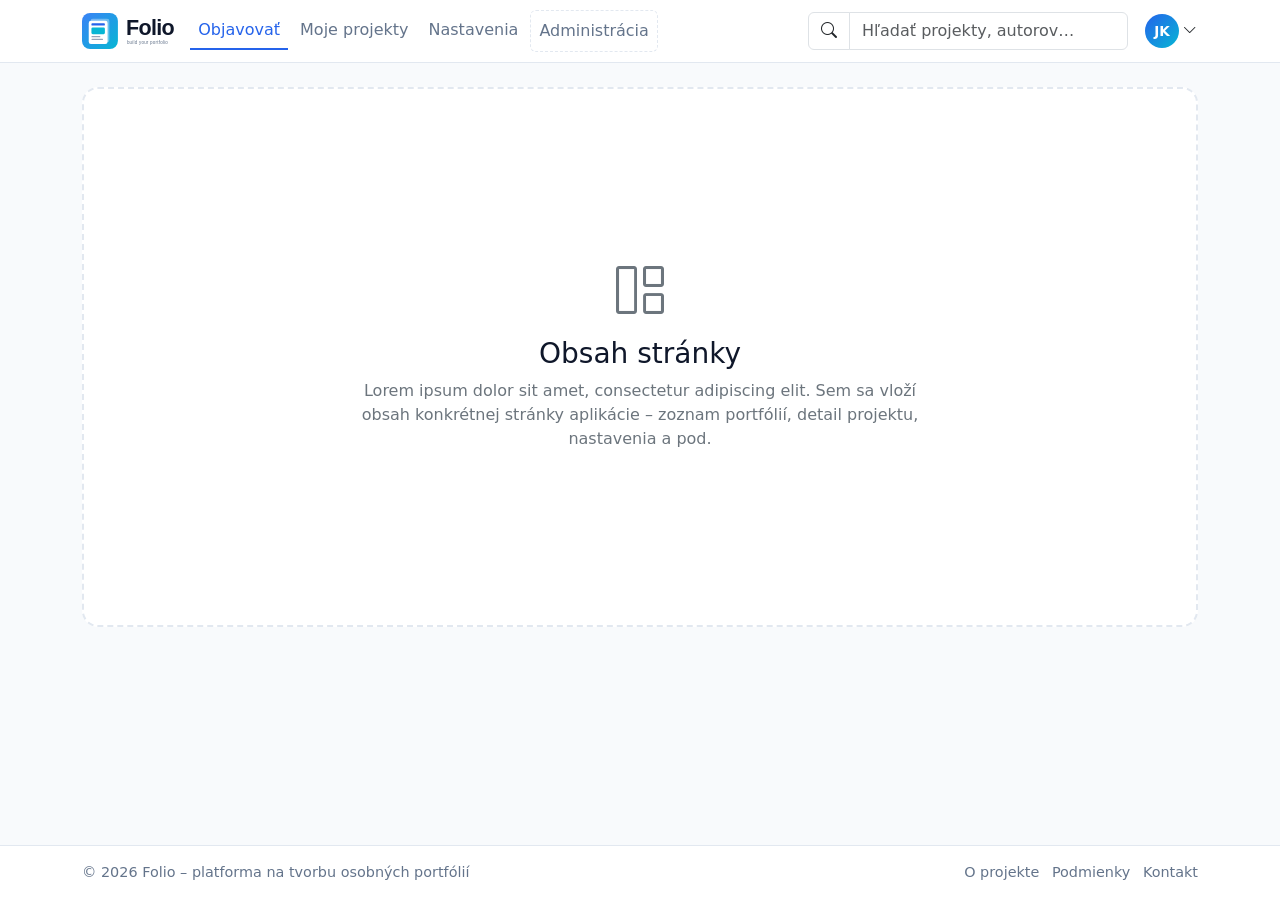
<file: html/index.html>
<!DOCTYPE html>
<html lang="sk">

<head>
  <meta charset="UTF-8">
  <meta name="viewport" content="width=device-width, initial-scale=1">
  <title>Folio – Objavovať</title>
  <link rel="icon" href="imgs/favicon.svg" type="image/svg+xml">
  <link rel="stylesheet" href="https://cdn.jsdelivr.net/npm/bootstrap@5.3.3/dist/css/bootstrap.min.css">
  <link rel="stylesheet" href="https://cdn.jsdelivr.net/npm/bootstrap-icons@1.11.3/font/bootstrap-icons.min.css">
  <link rel="stylesheet" href="css/style.css">
</head>

<body>

  <!-- ===== Hlavička s logom, navigáciou, vyhľadávaním a používateľským menu ===== -->
  <header class="site-header">
    <nav class="navbar navbar-expand-lg container-xl py-2" aria-label="Hlavná navigácia">
      <a class="navbar-brand d-flex align-items-center" href="index.html">
        <img src="imgs/folio-logo.svg" alt="Folio">
      </a>

      <!-- Na mobile: avatar ostáva viditeľný vedľa hamburgera -->
      <div class="d-flex align-items-center gap-2 order-lg-last ms-auto ms-lg-3">
        <div class="dropdown">
          <button class="btn btn-link p-0 d-flex align-items-center gap-1 text-decoration-none text-body" type="button"
            data-bs-toggle="dropdown" aria-expanded="false" aria-label="Používateľské menu">
            <span class="avatar">JK</span>
            <i class="bi bi-chevron-down small"></i>
          </button>
          <ul class="dropdown-menu dropdown-menu-end">
            <li><span class="dropdown-item-text small text-secondary">Prihlásený: <strong>jana_k</strong></span></li>
            <li>
              <hr class="dropdown-divider">
            </li>
            <li><a class="dropdown-item" href="#"><i class="bi bi-person me-2"></i>Profil</a></li>
            <li><a class="dropdown-item" href="#"><i class="bi bi-box-arrow-right me-2"></i>Odhlásiť sa</a></li>
          </ul>
        </div>
        <button class="navbar-toggler" type="button" data-bs-toggle="collapse" data-bs-target="#mainNav"
          aria-controls="mainNav" aria-expanded="false" aria-label="Zobraziť menu">
          <span class="navbar-toggler-icon"></span>
        </button>
      </div>

      <div class="collapse navbar-collapse" id="mainNav">
        <ul class="navbar-nav me-auto mt-2 mt-lg-0 gap-lg-1">
          <li class="nav-item"><a class="nav-link active" aria-current="page" href="index.html">Objavovať</a></li>
          <li class="nav-item"><a class="nav-link" href="editor.html">Moje projekty</a></li>
          <li class="nav-item"><a class="nav-link" href="#">Nastavenia</a></li>
          <li class="nav-item"><a class="nav-link nav-admin" href="#">Administrácia</a></li>
        </ul>
        <form class="header-search flex-grow-1 my-2 my-lg-0" role="search">
          <div class="input-group">
            <span class="input-group-text bg-white"><i class="bi bi-search"></i></span>
            <input class="form-control" type="search" placeholder="Hľadať projekty, autorov…" aria-label="Hľadať">
          </div>
        </form>
      </div>
    </nav>
  </header>

  <!-- ===== Hlavný obsah – zástupný obsah ===== -->
  <main class="container-xl py-4">
    <section class="content-placeholder" aria-label="Obsah stránky">
      <div>
        <i class="bi bi-grid-1x2 display-5 text-secondary"></i>
        <h1 class="h3 mt-3">Obsah stránky</h1>
        <p class="text-secondary mb-0 mx-auto" style="max-width: 36rem">
          Lorem ipsum dolor sit amet, consectetur adipiscing elit. Sem sa vloží obsah
          konkrétnej stránky aplikácie – zoznam portfólií, detail projektu, nastavenia a pod.
        </p>
      </div>
    </section>
  </main>

  <!-- ===== Pätička ===== -->
  <footer class="site-footer py-3 mt-auto">
    <div class="container-xl d-flex flex-column flex-sm-row justify-content-between align-items-center gap-2">
      <span>&copy; 2026 Folio – platforma na tvorbu osobných portfólií</span>
      <nav aria-label="Pätička">
        <ul class="list-inline mb-0">
          <li class="list-inline-item"><a href="#">O projekte</a></li>
          <li class="list-inline-item"><a href="#">Podmienky</a></li>
          <li class="list-inline-item"><a href="#">Kontakt</a></li>
        </ul>
      </nav>
    </div>
  </footer>

  <script src="https://cdn.jsdelivr.net/npm/bootstrap@5.3.3/dist/js/bootstrap.bundle.min.js"></script>
</body>

</html>
</file>
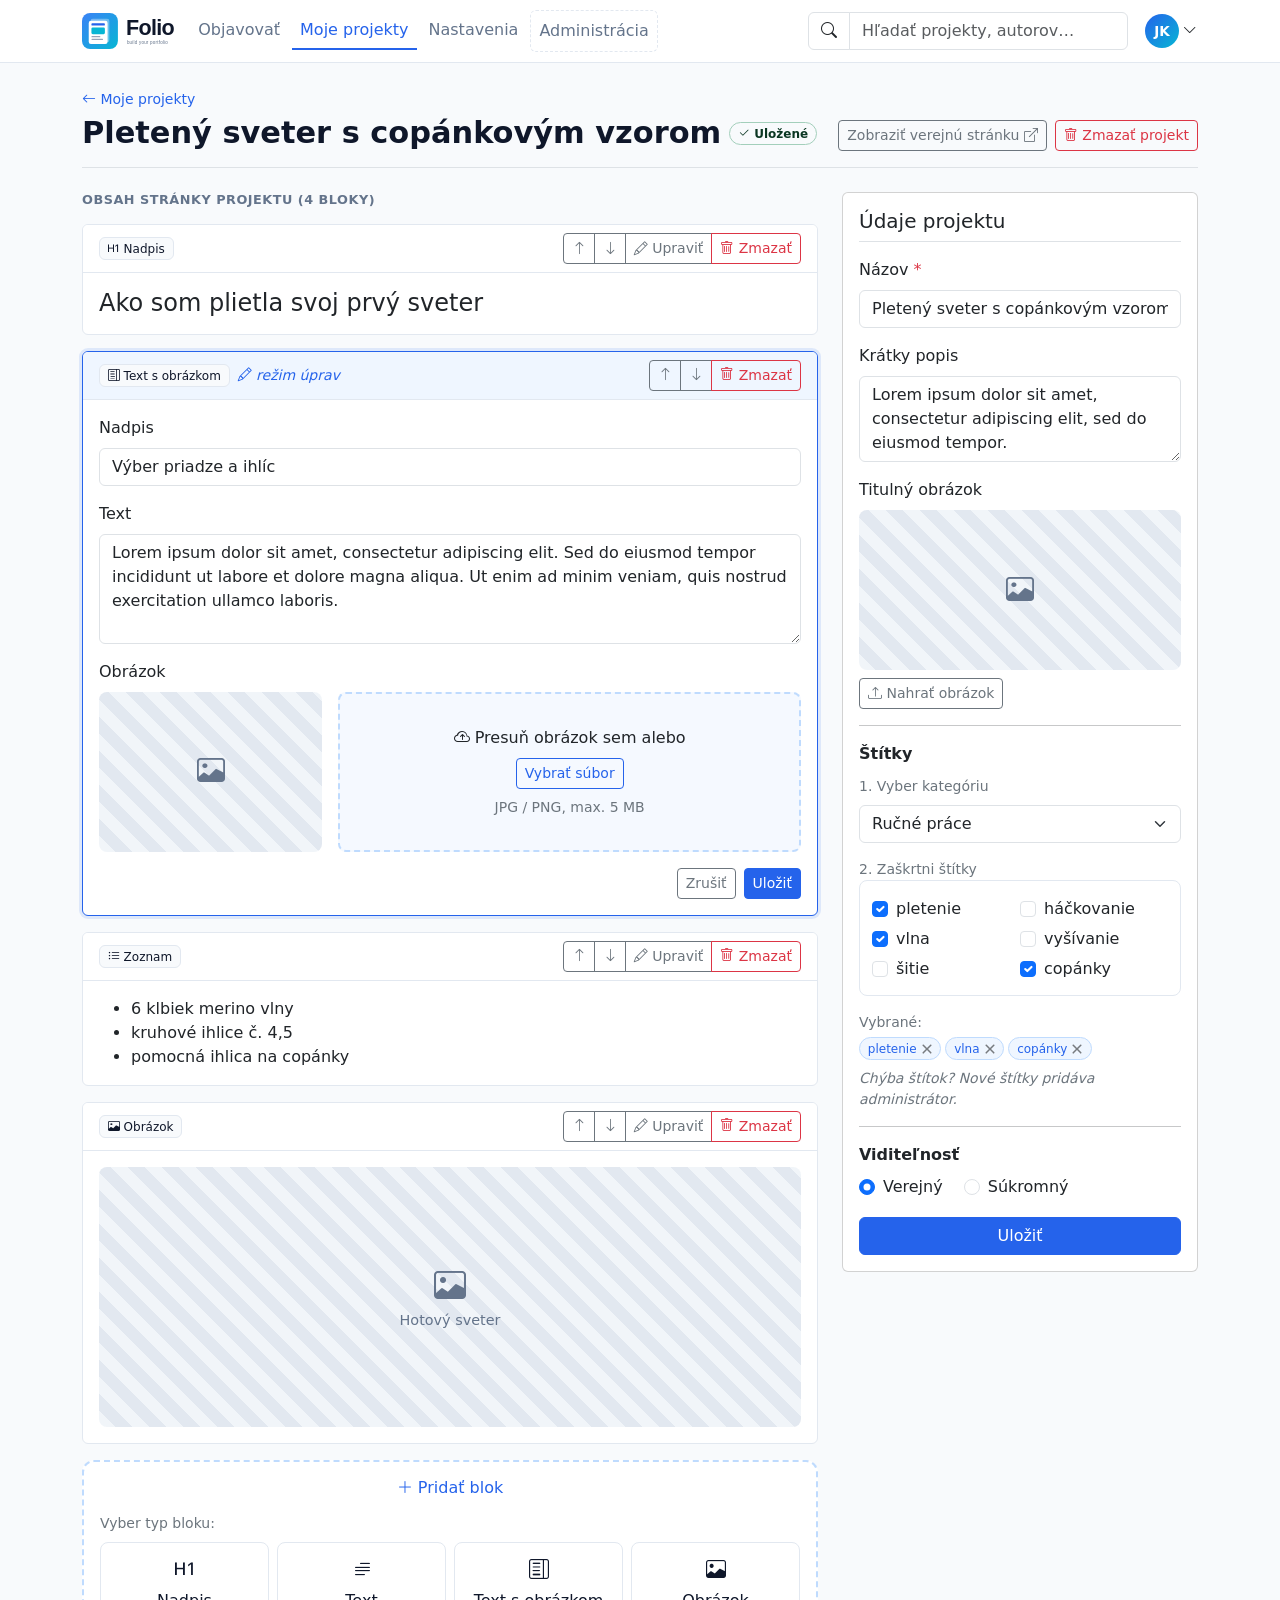
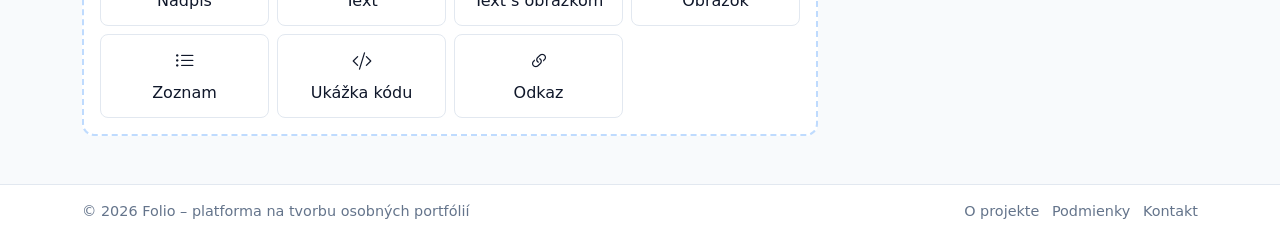
<file: html/editor.html>
<!DOCTYPE html>
<html lang="sk">

<head>
  <meta charset="UTF-8">
  <meta name="viewport" content="width=device-width, initial-scale=1">
  <title>Folio – Editor projektu</title>
  <link rel="icon" href="imgs/favicon.svg" type="image/svg+xml">
  <link rel="stylesheet" href="https://cdn.jsdelivr.net/npm/bootstrap@5.3.3/dist/css/bootstrap.min.css">
  <link rel="stylesheet" href="https://cdn.jsdelivr.net/npm/bootstrap-icons@1.11.3/font/bootstrap-icons.min.css">
  <link rel="stylesheet" href="css/style.css">
</head>

<body>

  <!-- ===== Hlavička (rovnaká ako v index.html) ===== -->
  <header class="site-header">
    <nav class="navbar navbar-expand-lg container-xl py-2" aria-label="Hlavná navigácia">
      <a class="navbar-brand d-flex align-items-center" href="index.html">
        <img src="imgs/folio-logo.svg" alt="Folio">
      </a>

      <div class="d-flex align-items-center gap-2 order-lg-last ms-auto ms-lg-3">
        <div class="dropdown">
          <button class="btn btn-link p-0 d-flex align-items-center gap-1 text-decoration-none text-body" type="button"
            data-bs-toggle="dropdown" aria-expanded="false" aria-label="Používateľské menu">
            <span class="avatar">JK</span>
            <i class="bi bi-chevron-down small"></i>
          </button>
          <ul class="dropdown-menu dropdown-menu-end">
            <li><span class="dropdown-item-text small text-secondary">Prihlásený: <strong>jana_k</strong></span></li>
            <li>
              <hr class="dropdown-divider">
            </li>
            <li><a class="dropdown-item" href="#"><i class="bi bi-person me-2"></i>Profil</a></li>
            <li><a class="dropdown-item" href="#"><i class="bi bi-box-arrow-right me-2"></i>Odhlásiť sa</a></li>
          </ul>
        </div>
        <button class="navbar-toggler" type="button" data-bs-toggle="collapse" data-bs-target="#mainNav"
          aria-controls="mainNav" aria-expanded="false" aria-label="Zobraziť menu">
          <span class="navbar-toggler-icon"></span>
        </button>
      </div>

      <div class="collapse navbar-collapse" id="mainNav">
        <ul class="navbar-nav me-auto mt-2 mt-lg-0 gap-lg-1">
          <li class="nav-item"><a class="nav-link" href="index.html">Objavovať</a></li>
          <li class="nav-item"><a class="nav-link active" aria-current="page" href="editor.html">Moje projekty</a></li>
          <li class="nav-item"><a class="nav-link" href="#">Nastavenia</a></li>
          <li class="nav-item"><a class="nav-link nav-admin" href="#">Administrácia</a></li>
        </ul>
        <form class="header-search flex-grow-1 my-2 my-lg-0" role="search">
          <div class="input-group">
            <span class="input-group-text bg-white"><i class="bi bi-search"></i></span>
            <input class="form-control" type="search" placeholder="Hľadať projekty, autorov…" aria-label="Hľadať">
          </div>
        </form>
      </div>
    </nav>
  </header>

  <main class="container-xl py-4">

    <!-- ===== Záhlavie stránky projektu ===== -->
    <section
      class="d-flex flex-column flex-md-row justify-content-between align-items-md-end gap-3 mb-4 pb-3 border-bottom">
      <div>
        <a href="#" class="small text-decoration-none"><i class="bi bi-arrow-left"></i> Moje projekty</a>
        <div class="d-flex flex-wrap align-items-center gap-2 mt-1">
          <h1 class="page-title mb-0">Pletený sveter s copánkovým vzorom</h1>
          <span class="badge rounded-pill text-bg-success-subtle border border-success-subtle text-success-emphasis">
            <i class="bi bi-check2"></i> Uložené
          </span>
        </div>
      </div>
      <div class="d-flex flex-wrap gap-2">
        <a href="#" class="btn btn-outline-secondary btn-sm">Zobraziť verejnú stránku <i
            class="bi bi-box-arrow-up-right"></i></a>
        <button type="button" class="btn btn-outline-danger btn-sm"><i class="bi bi-trash"></i> Zmazať projekt</button>
      </div>
    </section>

    <div class="row g-4">

      <!-- ===== Ľavý stĺpec: bloky obsahu ===== -->
      <section class="col-lg-8" aria-labelledby="blocksTitle">
        <h2 id="blocksTitle" class="section-label mb-3">Obsah stránky projektu (4 bloky)</h2>

        <!-- Blok: Nadpis -->
        <article class="card block-card mb-3">
          <div class="card-header d-flex flex-wrap justify-content-between align-items-center">
            <span class="badge block-type"><i class="bi bi-type-h1"></i> Nadpis</span>
            <div class="btn-group btn-group-sm" role="group" aria-label="Akcie bloku">
              <button type="button" class="btn btn-outline-secondary" aria-label="Posunúť hore"><i
                  class="bi bi-arrow-up"></i></button>
              <button type="button" class="btn btn-outline-secondary" aria-label="Posunúť dole"><i
                  class="bi bi-arrow-down"></i></button>
              <button type="button" class="btn btn-outline-secondary"><i class="bi bi-pencil"></i><span
                  class="d-none d-sm-inline"> Upraviť</span></button>
              <button type="button" class="btn btn-outline-danger"><i class="bi bi-trash"></i><span
                  class="d-none d-sm-inline"> Zmazať</span></button>
            </div>
          </div>
          <div class="card-body">
            <h3 class="h4 mb-0">Ako som plietla svoj prvý sveter</h3>
          </div>
        </article>

        <!-- Blok: Text s obrázkom – v režime úprav -->
        <article class="card block-card is-editing mb-3">
          <div class="card-header d-flex flex-wrap justify-content-between align-items-center">
            <div class="d-flex align-items-center gap-2">
              <span class="badge block-type"><i class="bi bi-layout-text-sidebar"></i> Text s obrázkom</span>
              <span class="small text-primary fst-italic"><i class="bi bi-pencil"></i> režim úprav</span>
            </div>
            <div class="btn-group btn-group-sm" role="group" aria-label="Akcie bloku">
              <button type="button" class="btn btn-outline-secondary" aria-label="Posunúť hore"><i
                  class="bi bi-arrow-up"></i></button>
              <button type="button" class="btn btn-outline-secondary" aria-label="Posunúť dole"><i
                  class="bi bi-arrow-down"></i></button>
              <button type="button" class="btn btn-outline-danger"><i class="bi bi-trash"></i><span
                  class="d-none d-sm-inline"> Zmazať</span></button>
            </div>
          </div>
          <div class="card-body">
            <form>
              <div class="mb-3">
                <label for="b2Title" class="form-label">Nadpis</label>
                <input id="b2Title" type="text" class="form-control" value="Výber priadze a ihlíc">
              </div>
              <div class="mb-3">
                <label for="b2Text" class="form-label">Text</label>
                <textarea id="b2Text" class="form-control"
                  rows="4">Lorem ipsum dolor sit amet, consectetur adipiscing elit. Sed do eiusmod tempor incididunt ut labore et dolore magna aliqua. Ut enim ad minim veniam, quis nostrud exercitation ullamco laboris.</textarea>
              </div>
              <label class="form-label">Obrázok</label>
              <div class="row g-3 mb-3">
                <div class="col-sm-4">
                  <div class="img-placeholder h-100"><i class="bi bi-image fs-3"></i></div>
                </div>
                <div class="col-sm-8">
                  <div class="dropzone">
                    <span><i class="bi bi-cloud-arrow-up"></i> Presuň obrázok sem alebo</span>
                    <label class="btn btn-sm btn-outline-primary mb-0">
                      Vybrať súbor <input type="file" accept="image/png, image/jpeg" hidden>
                    </label>
                    <span class="small text-secondary">JPG / PNG, max. 5 MB</span>
                  </div>
                </div>
              </div>
              <div class="d-flex justify-content-end gap-2">
                <button type="button" class="btn btn-outline-secondary btn-sm">Zrušiť</button>
                <button type="submit" class="btn btn-primary btn-sm">Uložiť</button>
              </div>
            </form>
          </div>
        </article>

        <!-- Blok: Zoznam -->
        <article class="card block-card mb-3">
          <div class="card-header d-flex flex-wrap justify-content-between align-items-center">
            <span class="badge block-type"><i class="bi bi-list-ul"></i> Zoznam</span>
            <div class="btn-group btn-group-sm" role="group" aria-label="Akcie bloku">
              <button type="button" class="btn btn-outline-secondary" aria-label="Posunúť hore"><i
                  class="bi bi-arrow-up"></i></button>
              <button type="button" class="btn btn-outline-secondary" aria-label="Posunúť dole"><i
                  class="bi bi-arrow-down"></i></button>
              <button type="button" class="btn btn-outline-secondary"><i class="bi bi-pencil"></i><span
                  class="d-none d-sm-inline"> Upraviť</span></button>
              <button type="button" class="btn btn-outline-danger"><i class="bi bi-trash"></i><span
                  class="d-none d-sm-inline"> Zmazať</span></button>
            </div>
          </div>
          <div class="card-body">
            <ul class="mb-0">
              <li>6 klbiek merino vlny</li>
              <li>kruhové ihlice č. 4,5</li>
              <li>pomocná ihlica na copánky</li>
            </ul>
          </div>
        </article>

        <!-- Blok: Obrázok -->
        <article class="card block-card mb-3">
          <div class="card-header d-flex flex-wrap justify-content-between align-items-center">
            <span class="badge block-type"><i class="bi bi-image"></i> Obrázok</span>
            <div class="btn-group btn-group-sm" role="group" aria-label="Akcie bloku">
              <button type="button" class="btn btn-outline-secondary" aria-label="Posunúť hore"><i
                  class="bi bi-arrow-up"></i></button>
              <button type="button" class="btn btn-outline-secondary" aria-label="Posunúť dole"><i
                  class="bi bi-arrow-down"></i></button>
              <button type="button" class="btn btn-outline-secondary"><i class="bi bi-pencil"></i><span
                  class="d-none d-sm-inline"> Upraviť</span></button>
              <button type="button" class="btn btn-outline-danger"><i class="bi bi-trash"></i><span
                  class="d-none d-sm-inline"> Zmazať</span></button>
            </div>
          </div>
          <div class="card-body">
            <div class="img-placeholder tall"><span><i class="bi bi-image fs-2 d-block text-center"></i>Hotový
                sveter</span></div>
          </div>
        </article>

        <!-- Pridanie bloku -->
        <section class="add-block p-3" aria-labelledby="addBlockTitle">
          <h3 id="addBlockTitle" class="h6 text-center text-primary mb-3"><i class="bi bi-plus-lg"></i> Pridať blok</h3>
          <p class="small text-secondary mb-2">Vyber typ bloku:</p>
          <div class="row row-cols-2 row-cols-sm-3 row-cols-md-4 g-2">
            <div class="col"><button type="button" class="block-type-btn"><i class="bi bi-type-h1"></i>Nadpis</button>
            </div>
            <div class="col"><button type="button" class="block-type-btn"><i
                  class="bi bi-text-paragraph"></i>Text</button></div>
            <div class="col"><button type="button" class="block-type-btn"><i class="bi bi-layout-text-sidebar"></i>Text
                s obrázkom</button></div>
            <div class="col"><button type="button" class="block-type-btn"><i class="bi bi-image"></i>Obrázok</button>
            </div>
            <div class="col"><button type="button" class="block-type-btn"><i class="bi bi-list-ul"></i>Zoznam</button>
            </div>
            <div class="col"><button type="button" class="block-type-btn"><i class="bi bi-code-slash"></i>Ukážka
                kódu</button></div>
            <div class="col"><button type="button" class="block-type-btn"><i class="bi bi-link-45deg"></i>Odkaz</button>
            </div>
          </div>
        </section>
      </section>

      <!-- ===== Pravý stĺpec: údaje projektu ===== -->
      <aside class="col-lg-4" aria-labelledby="projectDataTitle">
        <div class="card sticky-panel">
          <div class="card-body">
            <h2 id="projectDataTitle" class="h5 pb-2 mb-3 border-bottom">Údaje projektu</h2>
            <form>
              <div class="mb-3">
                <label for="pTitle" class="form-label">Názov <span class="text-danger">*</span></label>
                <input id="pTitle" type="text" class="form-control" value="Pletený sveter s copánkovým vzorom" required>
              </div>
              <div class="mb-3">
                <label for="pDesc" class="form-label">Krátky popis</label>
                <textarea id="pDesc" class="form-control"
                  rows="3">Lorem ipsum dolor sit amet, consectetur adipiscing elit, sed do eiusmod tempor.</textarea>
              </div>
              <div class="mb-3">
                <label class="form-label">Titulný obrázok</label>
                <div class="img-placeholder mb-2"><i class="bi bi-image fs-3"></i></div>
                <label class="btn btn-sm btn-outline-secondary mb-0">
                  <i class="bi bi-upload"></i> Nahrať obrázok <input type="file" accept="image/png, image/jpeg" hidden>
                </label>
              </div>

              <hr>

              <fieldset class="mb-3">
                <legend class="form-label fs-6 fw-semibold">Štítky</legend>
                <label for="pCategory" class="form-label small text-secondary">1. Vyber kategóriu</label>
                <select id="pCategory" class="form-select mb-3">
                  <option>Programovanie</option>
                  <option selected>Ručné práce</option>
                  <option>Výtvarné umenie</option>
                </select>

                <p class="form-label small text-secondary mb-1">2. Zaškrtni štítky</p>
                <div class="tag-box row row-cols-2 g-1 mx-0 mb-3">
                  <div class="col form-check"><input class="form-check-input" type="checkbox" id="t1" checked><label
                      class="form-check-label" for="t1">pletenie</label></div>
                  <div class="col form-check"><input class="form-check-input" type="checkbox" id="t2"><label
                      class="form-check-label" for="t2">háčkovanie</label></div>
                  <div class="col form-check"><input class="form-check-input" type="checkbox" id="t3" checked><label
                      class="form-check-label" for="t3">vlna</label></div>
                  <div class="col form-check"><input class="form-check-input" type="checkbox" id="t4"><label
                      class="form-check-label" for="t4">vyšívanie</label></div>
                  <div class="col form-check"><input class="form-check-input" type="checkbox" id="t5"><label
                      class="form-check-label" for="t5">šitie</label></div>
                  <div class="col form-check"><input class="form-check-input" type="checkbox" id="t6" checked><label
                      class="form-check-label" for="t6">copánky</label></div>
                </div>

                <p class="small text-secondary mb-1">Vybrané:</p>
                <div class="d-flex flex-wrap gap-1 mb-2">
                  <span class="badge rounded-pill tag-pill d-inline-flex align-items-center gap-1">pletenie <button
                      type="button" class="btn-close" aria-label="Odobrať"></button></span>
                  <span class="badge rounded-pill tag-pill d-inline-flex align-items-center gap-1">vlna <button
                      type="button" class="btn-close" aria-label="Odobrať"></button></span>
                  <span class="badge rounded-pill tag-pill d-inline-flex align-items-center gap-1">copánky <button
                      type="button" class="btn-close" aria-label="Odobrať"></button></span>
                </div>
                <p class="small fst-italic text-secondary mb-0">Chýba štítok? Nové štítky pridáva administrátor.</p>
              </fieldset>

              <hr>

              <fieldset class="mb-3">
                <legend class="form-label fs-6 fw-semibold">Viditeľnosť</legend>
                <div class="form-check form-check-inline">
                  <input class="form-check-input" type="radio" name="visibility" id="vPublic" checked>
                  <label class="form-check-label" for="vPublic">Verejný</label>
                </div>
                <div class="form-check form-check-inline">
                  <input class="form-check-input" type="radio" name="visibility" id="vPrivate">
                  <label class="form-check-label" for="vPrivate">Súkromný</label>
                </div>
              </fieldset>

              <button type="submit" class="btn btn-primary w-100">Uložiť</button>
            </form>
          </div>
        </div>
      </aside>
    </div>
  </main>

  <!-- ===== Pätička ===== -->
  <footer class="site-footer py-3 mt-4">
    <div class="container-xl d-flex flex-column flex-sm-row justify-content-between align-items-center gap-2">
      <span>&copy; 2026 Folio – platforma na tvorbu osobných portfólií</span>
      <nav aria-label="Pätička">
        <ul class="list-inline mb-0">
          <li class="list-inline-item"><a href="#">O projekte</a></li>
          <li class="list-inline-item"><a href="#">Podmienky</a></li>
          <li class="list-inline-item"><a href="#">Kontakt</a></li>
        </ul>
      </nav>
    </div>
  </footer>

  <script src="https://cdn.jsdelivr.net/npm/bootstrap@5.3.3/dist/js/bootstrap.bundle.min.js"></script>
</body>

</html>
</file>
<file: html/css/style.css>
/* Folio – vlastné štýly nad Bootstrapom 5 */

:root {
  --folio-primary: #2563eb;
  --folio-accent: #06b6d4;
  --folio-ink: #0f172a;
  --folio-muted: #64748b;
  --folio-bg: #f8fafc;
  --folio-border: #e2e8f0;
  --bs-primary: #2563eb;
  --bs-primary-rgb: 37, 99, 235;
  --bs-link-color: #2563eb;
  --bs-link-color-rgb: 37, 99, 235;
}

body {
  background-color: var(--folio-bg);
  color: var(--folio-ink);
  min-height: 100vh;
  display: flex;
  flex-direction: column;
}

main {
  flex-grow: 1;
  flex-shrink: 0;
  flex-basis: auto;
}

/* Bootstrap tlačidlo „primary“ vo farbe Folio */
.btn-primary {
  --bs-btn-bg: var(--folio-primary);
  --bs-btn-border-color: var(--folio-primary);
  --bs-btn-hover-bg: #1d4ed8;
  --bs-btn-hover-border-color: #1d4ed8;
  --bs-btn-active-bg: #1e40af;
  --bs-btn-active-border-color: #1e40af;
}

.btn-outline-primary {
  --bs-btn-color: var(--folio-primary);
  --bs-btn-border-color: var(--folio-primary);
  --bs-btn-hover-bg: var(--folio-primary);
  --bs-btn-hover-border-color: var(--folio-primary);
  --bs-btn-active-bg: var(--folio-primary);
}

/* ---------- Hlavička ---------- */
.site-header {
  background-color: #fff;
  border-bottom-width: 1px;
  border-bottom-style: solid;
  border-bottom-color: var(--folio-border);
}

.site-header .navbar-brand img {
  height: 36px;
  width: auto;
}

/* .navbar ruší bočné odsadenie .container-xl – vrátime ho, aby logo
   lícovalo s obsahom pod hlavičkou */
.site-header .navbar {
  padding-left: .75rem;
  padding-right: .75rem;
}

/* Na mobile väčšie bočné odsadenie hlavičky */
@media (max-width: 991.98px) {
  .site-header .navbar {
    padding-left: 1rem;
    padding-right: 1rem;
  }
}

.site-header .nav-link {
  color: var(--folio-muted);
  font-weight: 500;
}

.site-header .nav-link:hover {
  color: var(--folio-ink);
}

.site-header .nav-link.active {
  color: var(--folio-primary);
  box-shadow: inset 0 -2px 0 var(--folio-primary);
}

.nav-link.nav-admin {
  border-width: 1px;
  border-style: dashed;
  border-color: var(--folio-border);
  border-radius: .375rem;
}

.header-search {
  max-width: 320px;
}

.avatar {
  width: 34px;
  height: 34px;
  border-radius: 50%;
  background-image: linear-gradient(135deg, var(--folio-primary), var(--folio-accent));
  color: #fff;
  display: inline-flex;
  align-items: center;
  justify-content: center;
  font-size: .85rem;
  font-weight: 600;
}

/* Na mobile je zbalené menu pod sebou, vyhľadávanie na celú šírku */
@media (max-width: 992px) {
  .site-header .nav-link.active {
    box-shadow: inset 3px 0 0 var(--folio-primary);
    padding-left: .75rem;
  }

  .nav-link.nav-admin {
    border-style: none;
  }

  .header-search {
    max-width: none;
  }
}

/* ---------- Placeholder obsahu (Rám 1) ---------- */
.content-placeholder {
  min-height: 60vh;
  border-width: 2px;
  border-style: dashed;
  border-color: var(--folio-border);
  border-radius: 1rem;
  background-color: #fff;
  display: flex;
  align-items: center;
  justify-content: center;
  text-align: center;
  padding-top: 2rem;
  padding-right: 1rem;
  padding-bottom: 2rem;
  padding-left: 1rem;
}

/* ---------- Pätička ---------- */
.site-footer {
  border-top-width: 1px;
  border-top-style: solid;
  border-top-color: var(--folio-border);
  background-color: #fff;
  color: var(--folio-muted);
  font-size: .9rem;
}

.site-footer a {
  color: var(--folio-muted);
  text-decoration-line: none;
}

.site-footer a:hover {
  color: var(--folio-ink);
}

/* ---------- Editor projektu (Rám 2) ---------- */
.page-title {
  font-size: clamp(1.35rem, 3.5vw, 1.9rem);
  font-weight: 700;
}

.section-label {
  font-size: .8rem;
  font-weight: 600;
  letter-spacing: .04em;
  text-transform: uppercase;
  color: var(--folio-muted);
}

.block-card {
  border-color: var(--folio-border);
}

.block-card .card-header {
  background-color: #fff;
  border-bottom-color: var(--folio-border);
  row-gap: .5rem;
  column-gap: .5rem;
}

.block-card.is-editing {
  border-color: var(--folio-primary);
  box-shadow: 0 0 0 3px rgba(37, 99, 235, .12);
}

.block-card.is-editing .card-header {
  background-color: #eff6ff;
}

.block-type {
  background-color: var(--folio-bg);
  border-width: 1px;
  border-style: solid;
  border-color: var(--folio-border);
  color: var(--folio-ink);
  font-weight: 500;
}

.img-placeholder {
  background-image: repeating-linear-gradient(45deg, #f1f5f9 0 12px, #e2e8f0 12px 24px);
  border-radius: .5rem;
  min-height: 160px;
  display: flex;
  align-items: center;
  justify-content: center;
  color: var(--folio-muted);
  font-size: .9rem;
}

.img-placeholder.tall {
  min-height: 260px;
}

.dropzone {
  border-width: 2px;
  border-style: dashed;
  border-color: #bfdbfe;
  border-radius: .5rem;
  background-color: #f5f9ff;
  padding-top: 1.25rem;
  padding-right: 1.25rem;
  padding-bottom: 1.25rem;
  padding-left: 1.25rem;
  text-align: center;
  height: 100%;
  display: flex;
  flex-direction: column;
  align-items: center;
  justify-content: center;
  row-gap: .5rem;
  column-gap: .5rem;
}

.add-block {
  border-width: 2px;
  border-style: dashed;
  border-color: #bfdbfe;
  border-radius: .75rem;
  background-color: #fff;
}

.block-type-btn {
  width: 100%;
  border-width: 1px;
  border-style: solid;
  border-color: var(--folio-border);
  background-color: #fff;
  border-radius: .5rem;
  padding-top: .75rem;
  padding-right: .5rem;
  padding-bottom: .75rem;
  padding-left: .5rem;
  font-weight: 500;
  color: var(--folio-ink);
}

.block-type-btn:hover {
  border-color: var(--folio-primary);
  color: var(--folio-primary);
}

.block-type-btn .bi {
  display: block;
  font-size: 1.25rem;
  margin-bottom: .25rem;
}

/* Bočný panel ostáva na desktope pri scrollovaní viditeľný */
@media (min-width: 992px) {
  .sticky-panel {
    position: sticky;
    top: 1rem;
  }
}

.tag-pill {
  background-color: #eff6ff;
  color: var(--folio-primary);
  border-width: 1px;
  border-style: solid;
  border-color: #bfdbfe;
  font-weight: 500;
}

.tag-pill .btn-close {
  width: .5em;
  height: .5em;
}

.tag-box {
  border-width: 1px;
  border-style: solid;
  border-color: var(--folio-border);
  border-radius: .5rem;
  padding-top: .75rem;
  padding-right: .75rem;
  padding-bottom: .75rem;
  padding-left: .75rem;
}

/* Kód v bloku nesmie roztiahnuť stránku */
pre {
  white-space: pre-wrap;
  word-break: break-word;
}
</file>
